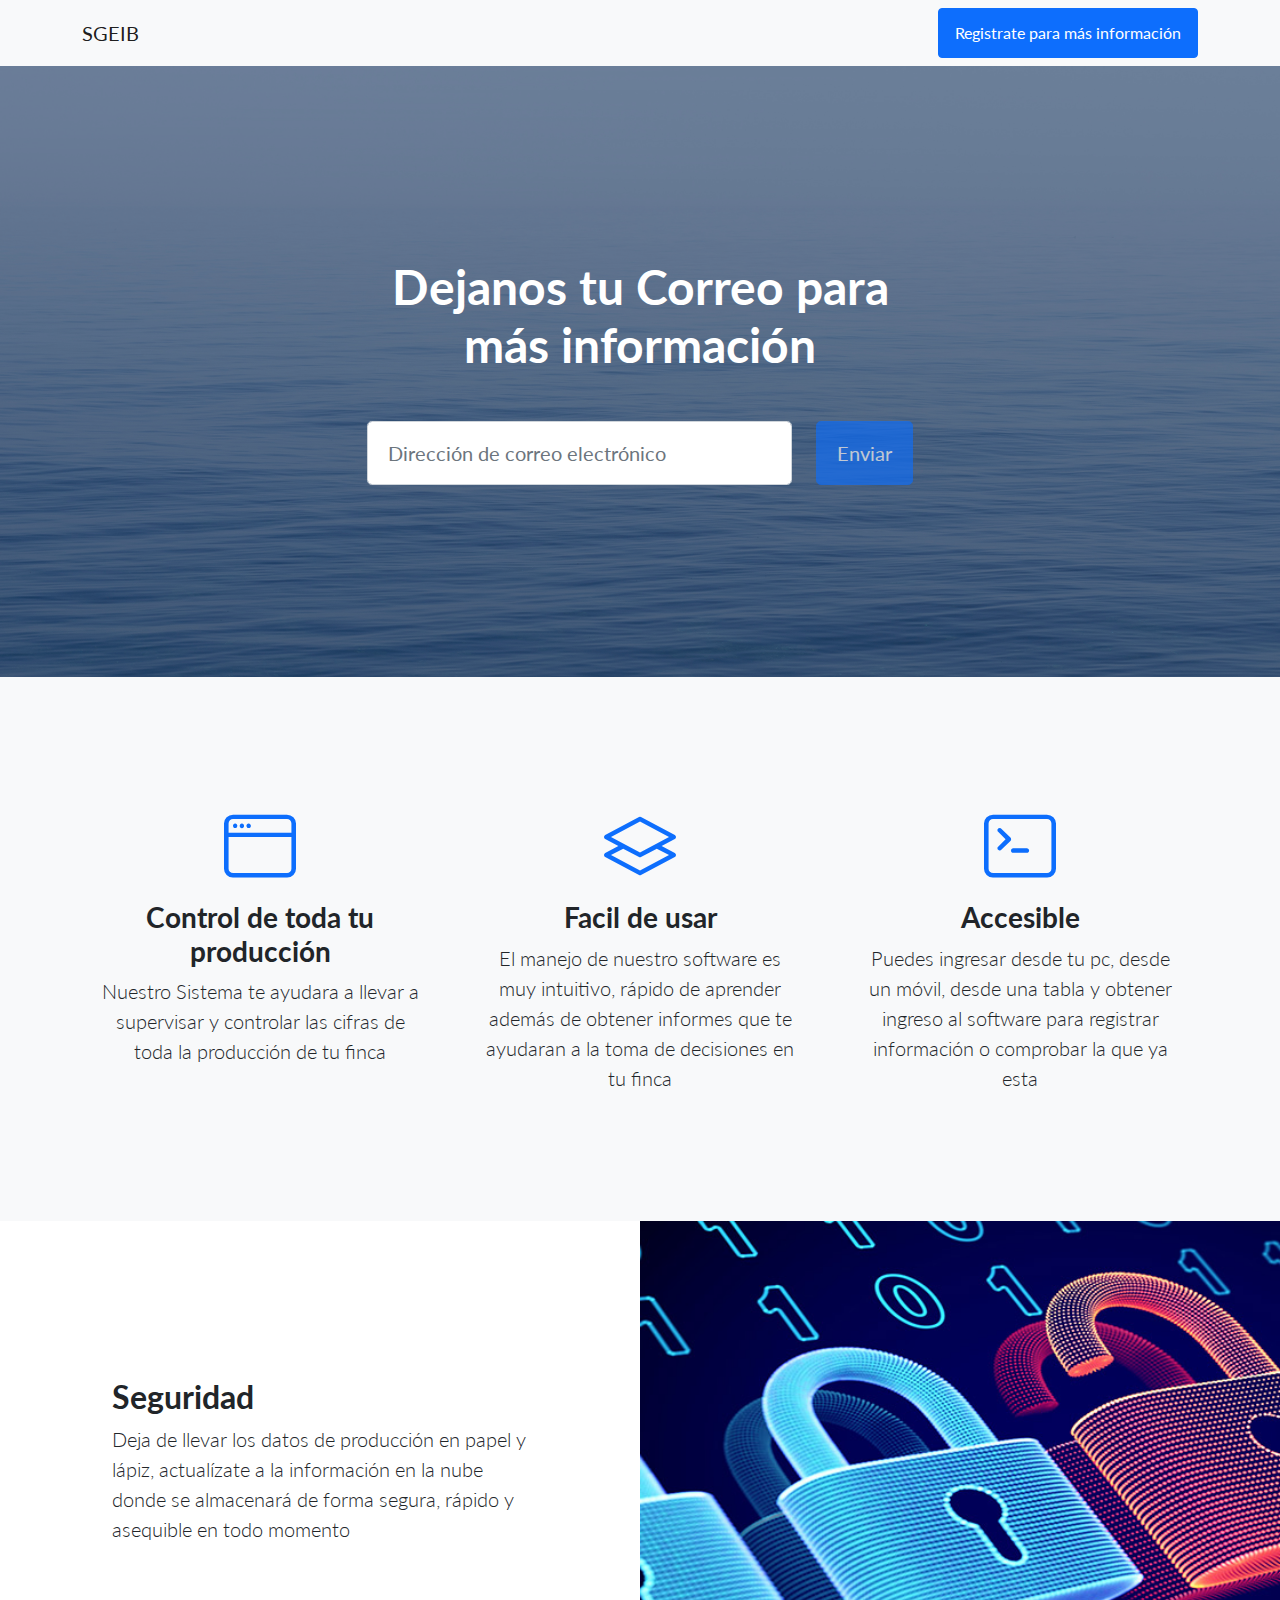
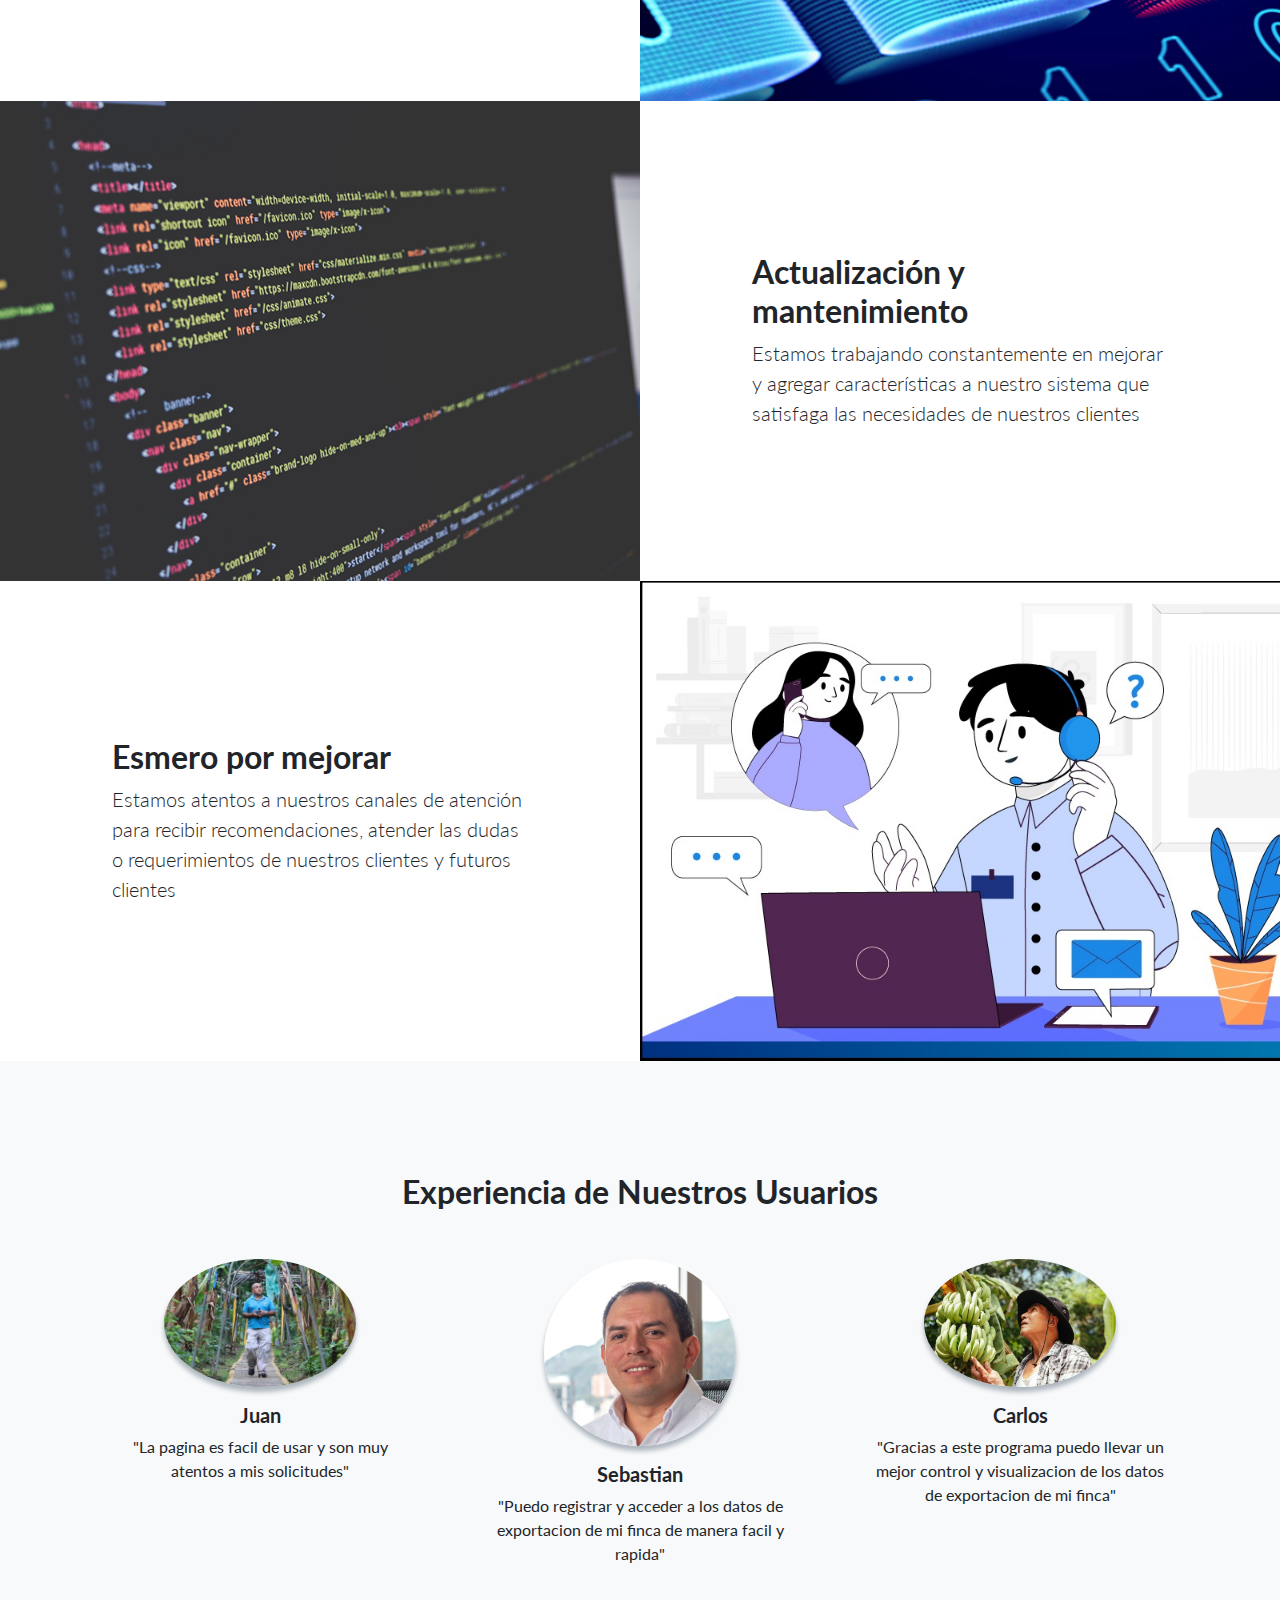
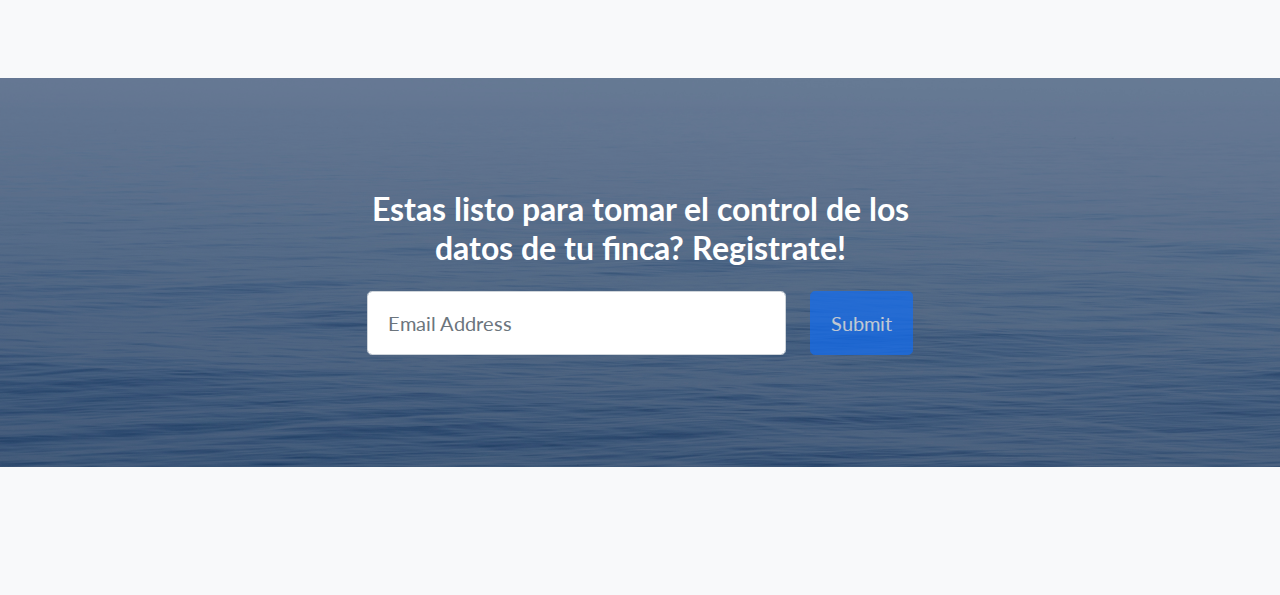
<file: index.html>
<!DOCTYPE html>
<html lang="es">

<head>
    <meta charset="utf-8" />
    <meta name="viewport" content="width=device-width, initial-scale=1, shrink-to-fit=no" />
    <meta name="description" content="" />
    <meta name="author" content="" />
    <title>Sistema de Gestion</title>
    <!-- Favicon-->
    <link rel="icon" type="image/x-icon" href="assets/favicon.ico" />
    <!-- Bootstrap icons-->
    <link href="https://cdn.jsdelivr.net/npm/bootstrap-icons@1.5.0/font/bootstrap-icons.css" rel="stylesheet" type="text/css" />
    <!-- Google fonts-->
    <link href="https://fonts.googleapis.com/css?family=Lato:300,400,700,300italic,400italic,700italic" rel="stylesheet" type="text/css" />
    <!-- Core theme CSS (includes Bootstrap)-->
    <link href="css/styles.css" rel="stylesheet" />
</head>

<body>
    <!-- Navigation-->
    <nav class="navbar navbar-light bg-light static-top">
        <div class="container">
            <a class="navbar-brand" href="#!">SGEIB</a>
            <a class="btn btn-primary" href="inicio.php">Registrate para más información</a>
        </div>
    </nav>
    <!-- Masthead-->
    <header class="masthead">
        <div class="container position-relative">
            <div class="row justify-content-center">
                <div class="col-xl-6">
                    <div class="text-center text-white">
                        <!-- Page heading-->
                        <h1 class="mb-5">Dejanos tu Correo para más información</h1>
                        <!-- Signup form-->
                        <!-- * * * * * * * * * * * * * * *-->
                        <!-- * * SB Forms Contact Form * *-->
                        <!-- * * * * * * * * * * * * * * *-->
                        <!-- This form is pre-integrated with SB Forms.-->
                        <!-- To make this form functional, sign up at-->
                        <!-- https://startbootstrap.com/solution/contact-forms-->
                        <!-- to get an API token!-->
                        <form class="form-subscribe" id="contactForm" data-sb-form-api-token="API_TOKEN">
                            <!-- Email address input-->
                            <div class="row">
                                <div class="col">
                                    <input class="form-control form-control-lg" id="emailAddress" type="email" placeholder="Dirección de correo electrónico" data-sb-validations="required,email" />
                                    <div class="invalid-feedback text-white" data-sb-feedback="emailAddress:required">Email Address is required.</div>
                                    <div class="invalid-feedback text-white" data-sb-feedback="emailAddress:email">Email Address Email is not valid.</div>
                                </div>
                                <div class="col-auto"><button class="btn btn-primary btn-lg disabled" id="submitButton" type="submit">Enviar</button></div>
                            </div>
                            <!-- Submit success message-->
                            <!---->
                            <!-- This is what your users will see when the form-->
                            <!-- has successfully submitted-->
                            <div class="d-none" id="submitSuccessMessage">
                                <div class="text-center mb-3">
                                    <div class="fw-bolder">Form submission successful!</div>
                                    <p>To activate this form, sign up at</p>
                                    <a class="text-white" href="https://startbootstrap.com/solution/contact-forms">https://startbootstrap.com/solution/contact-forms</a>
                                </div>
                            </div>
                            <!-- Submit error message-->
                            <!---->
                            <!-- This is what your users will see when there is-->
                            <!-- an error submitting the form-->
                            <div class="d-none" id="submitErrorMessage">
                                <div class="text-center text-danger mb-3">Error sending message!</div>
                            </div>
                        </form>
                    </div>
                </div>
            </div>
        </div>
    </header>
    <!-- Icons Grid-->
    <section class="features-icons bg-light text-center">
        <div class="container">
            <div class="row">
                <div class="col-lg-4">
                    <div class="features-icons-item mx-auto mb-5 mb-lg-0 mb-lg-3">
                        <div class="features-icons-icon d-flex"><i class="bi-window m-auto text-primary"></i></div>
                        <h3>Control de toda tu producción</h3>
                        <p class="lead mb-0">Nuestro Sistema te ayudara a llevar a supervisar y controlar las cifras de toda la producción de tu finca</p>
                    </div>
                </div>
                <div class="col-lg-4">
                    <div class="features-icons-item mx-auto mb-5 mb-lg-0 mb-lg-3">
                        <div class="features-icons-icon d-flex"><i class="bi-layers m-auto text-primary"></i></div>
                        <h3>Facil de usar</h3>
                        <p class="lead mb-0">El manejo de nuestro software es muy intuitivo, rápido de aprender además de obtener informes que te ayudaran a la toma de decisiones en tu finca </p>
                    </div>
                </div>
                <div class="col-lg-4">
                    <div class="features-icons-item mx-auto mb-0 mb-lg-3">
                        <div class="features-icons-icon d-flex"><i class="bi-terminal m-auto text-primary"></i></div>
                        <h3>Accesible</h3>
                        <p class="lead mb-0">Puedes ingresar desde tu pc, desde un móvil, desde una tabla y obtener ingreso al software para registrar información o comprobar la que ya esta</p>
                    </div>
                </div>
            </div>
        </div>
    </section>
    <!-- Image Showcases-->
    <section class="showcase">
        <div class="container-fluid p-0">
            <div class="row g-0">
                <div class="col-lg-6 order-lg-2 text-white showcase-img" style="background-image: url('assets/img/Seguridad.jpg')"></div>
                <div class="col-lg-6 order-lg-1 my-auto showcase-text">
                    <h2>Seguridad</h2>
                    <p class="lead mb-0">Deja de llevar los datos de producción en papel y lápiz, actualízate a la información en la nube donde se almacenará de forma segura, rápido y asequible en todo momento</p>
                </div>
            </div>
            <div class="row g-0">
                <div class="col-lg-6 text-white showcase-img" style="background-image: url('assets/img/bg-showcase-2.jpg')"></div>
                <div class="col-lg-6 my-auto showcase-text">
                    <h2>Actualización y mantenimiento</h2>
                    <p class="lead mb-0">Estamos trabajando constantemente en mejorar y agregar características a nuestro sistema que satisfaga las necesidades de nuestros clientes</p>
                </div>
            </div>
            <div class="row g-0">
                <div class="col-lg-6 order-lg-2 text-white showcase-img" style="background-image: url('assets/img/Atencion.jpg')"></div>
                <div class="col-lg-6 order-lg-1 my-auto showcase-text">
                    <h2>Esmero por mejorar</h2>
                    <p class="lead mb-0">Estamos atentos a nuestros canales de atención para recibir recomendaciones, atender las dudas o requerimientos de nuestros clientes y futuros clientes</p>
                </div>
            </div>
        </div>
    </section>
    <!-- Testimonials-->
    <section class="testimonials text-center bg-light">
        <div class="container">
            <h2 class="mb-5">Experiencia de Nuestros Usuarios</h2>
            <div class="row">
                <div class="col-lg-4">
                    <div class="testimonial-item mx-auto mb-5 mb-lg-0">
                        <img class="img-fluid rounded-circle mb-3" src="assets/img/Testimonio-1.jpg" alt="..." />
                        <h5>Juan</h5>
                        <p class="font-weight-light mb-0">"La pagina es facil de usar y son muy atentos a mis solicitudes"</p>
                    </div>
                </div>
                <div class="col-lg-4">
                    <div class="testimonial-item mx-auto mb-5 mb-lg-0">
                        <img class="img-fluid rounded-circle mb-3" src="assets/img/Testimonio-2.jpg" alt="..." />
                        <h5>Sebastian</h5>
                        <p class="font-weight-light mb-0">"Puedo registrar y acceder a los datos de exportacion de mi finca de manera facil y rapida"</p>
                    </div>
                </div>
                <div class="col-lg-4">
                    <div class="testimonial-item mx-auto mb-5 mb-lg-0">
                        <img class="img-fluid rounded-circle mb-3" src="assets/img/Testimonio-3.jpg" alt="..." />
                        <h5>Carlos</h5>
                        <p class="font-weight-light mb-0">"Gracias a este programa puedo llevar un mejor control y visualizacion de los datos de exportacion de mi finca"</p>
                    </div>
                </div>
            </div>
        </div>
    </section>
    <!-- Call to Action-->
    <section class="call-to-action text-white text-center" id="signup">
        <div class="container position-relative">
            <div class="row justify-content-center">
                <div class="col-xl-6">
                    <h2 class="mb-4">Estas listo para tomar el control de los datos de tu finca? Registrate!</h2>
                    <!-- Signup form-->
                    <!-- * * * * * * * * * * * * * * *-->
                    <!-- * * SB Forms Contact Form * *-->
                    <!-- * * * * * * * * * * * * * * *-->
                    <!-- This form is pre-integrated with SB Forms.-->
                    <!-- To make this form functional, sign up at-->
                    <!-- https://startbootstrap.com/solution/contact-forms-->
                    <!-- to get an API token!-->
                    <form class="form-subscribe" id="contactFormFooter" data-sb-form-api-token="API_TOKEN">
                        <!-- Email address input-->
                        <div class="row">
                            <div class="col">
                                <input class="form-control form-control-lg" id="emailAddressBelow" type="email" placeholder="Email Address" data-sb-validations="required,email" />
                                <div class="invalid-feedback text-white" data-sb-feedback="emailAddressBelow:required">Email Address is required.</div>
                                <div class="invalid-feedback text-white" data-sb-feedback="emailAddressBelow:email">Email Address Email is not valid.</div>
                            </div>
                            <div class="col-auto"><button class="btn btn-primary btn-lg disabled" id="submitButton" type="submit">Submit</button></div>
                        </div>
                        <!-- Submit success message-->
                        <!---->
                        <!-- This is what your users will see when the form-->
                        <!-- has successfully submitted-->
                        <div class="d-none" id="submitSuccessMessage">
                            <div class="text-center mb-3">
                                <div class="fw-bolder">Form submission successful!</div>
                                <p>To activate this form, sign up at</p>
                                <a class="text-white" href="https://startbootstrap.com/solution/contact-forms">https://startbootstrap.com/solution/contact-forms</a>
                            </div>
                        </div>
                        <!-- Submit error message-->
                        <!---->
                        <!-- This is what your users will see when there is-->
                        <!-- an error submitting the form-->
                        <div class="d-none" id="submitErrorMessage">
                            <div class="text-center text-danger mb-3">Error sending message!</div>
                        </div>
                    </form>
                </div>
            </div>
        </div>
    </section>
    <!-- Footer-->
    <footer class="footer bg-light">
        <div class="container">
            </div>
        </div>
    </footer>
    <!-- Bootstrap core JS-->
    <script src="https://cdn.jsdelivr.net/npm/bootstrap@5.1.3/dist/js/bootstrap.bundle.min.js"></script>
    <!-- Core theme JS-->
    <script src="js/scripts.js"></script>
    <!-- * * * * * * * * * * * * * * * * * * * * * * * * * * * * * * * * * * * * * * * *-->
    <!-- * *                               SB Forms JS                               * *-->
    <!-- * * Activate your form at https://startbootstrap.com/solution/contact-forms * *-->
    <!-- * * * * * * * * * * * * * * * * * * * * * * * * * * * * * * * * * * * * * * * *-->
    <script src="https://cdn.startbootstrap.com/sb-forms-latest.js"></script>
</body>

</html>
</file>
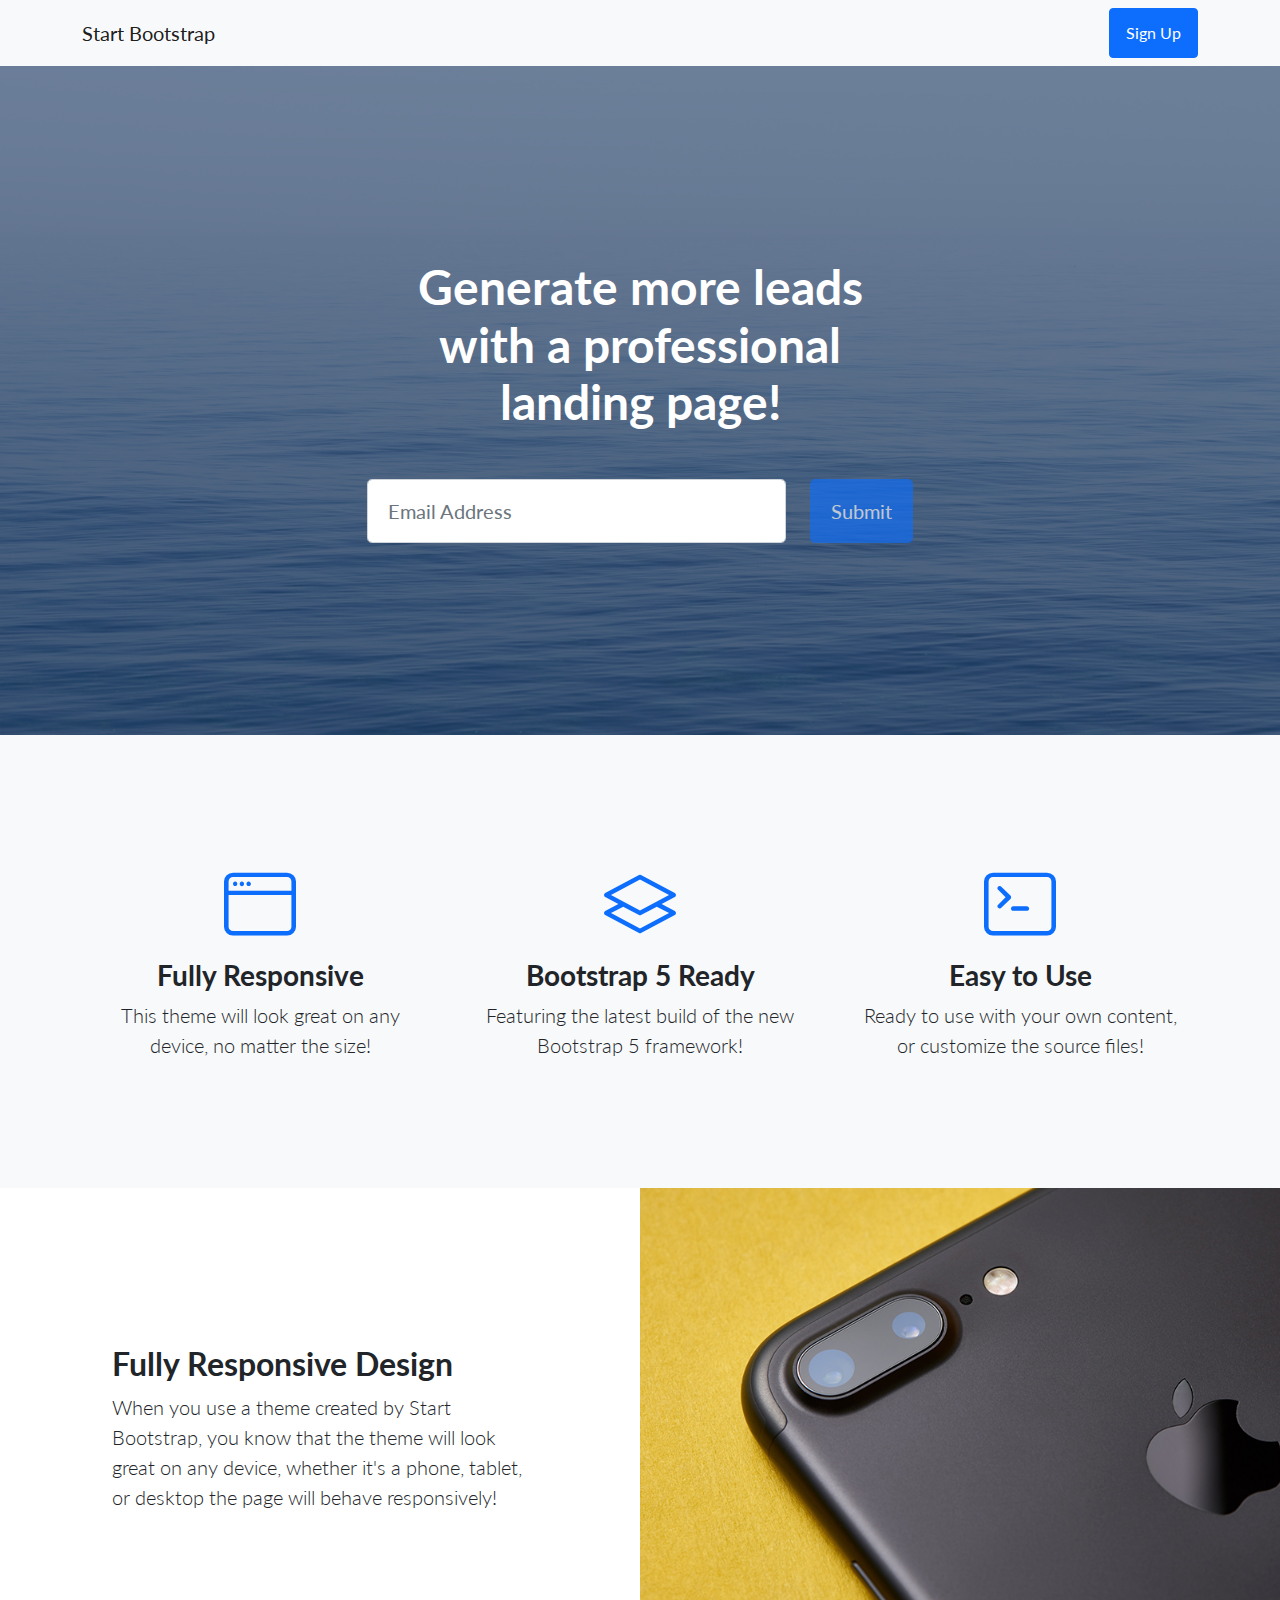
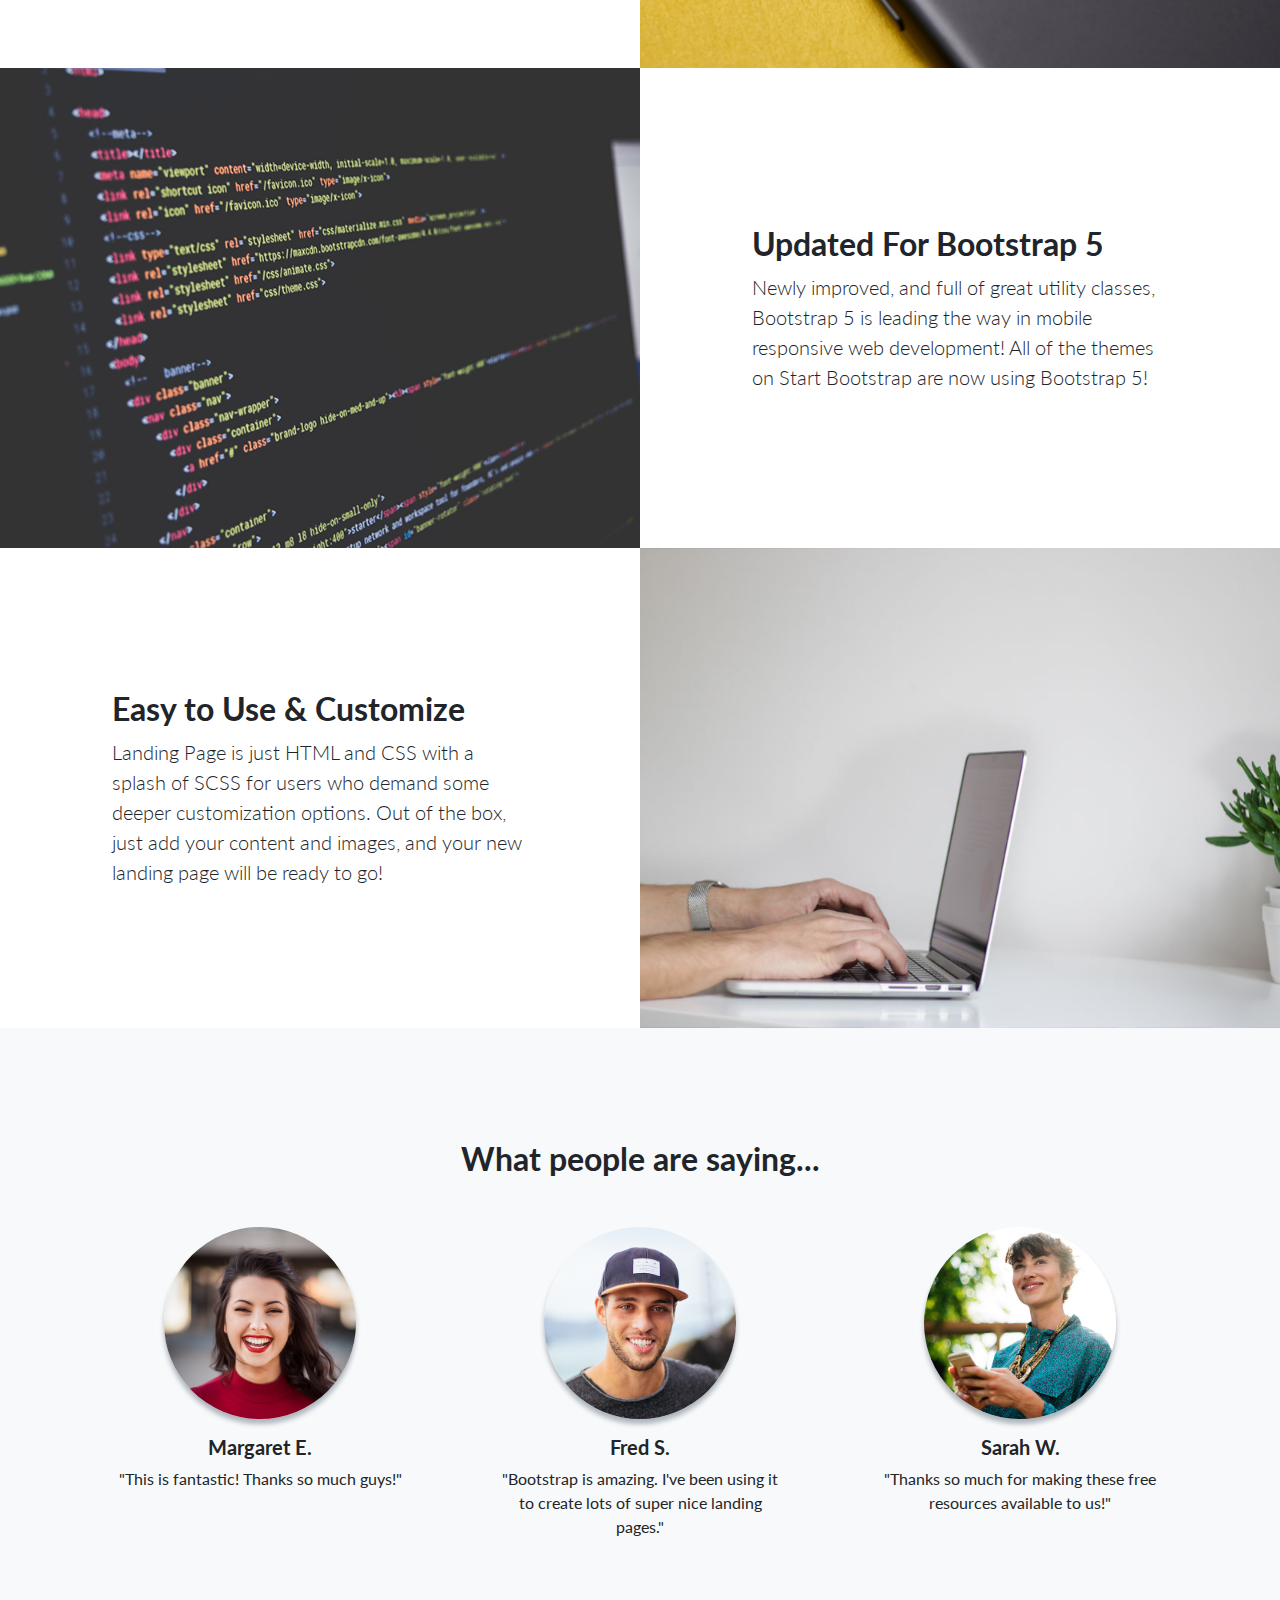
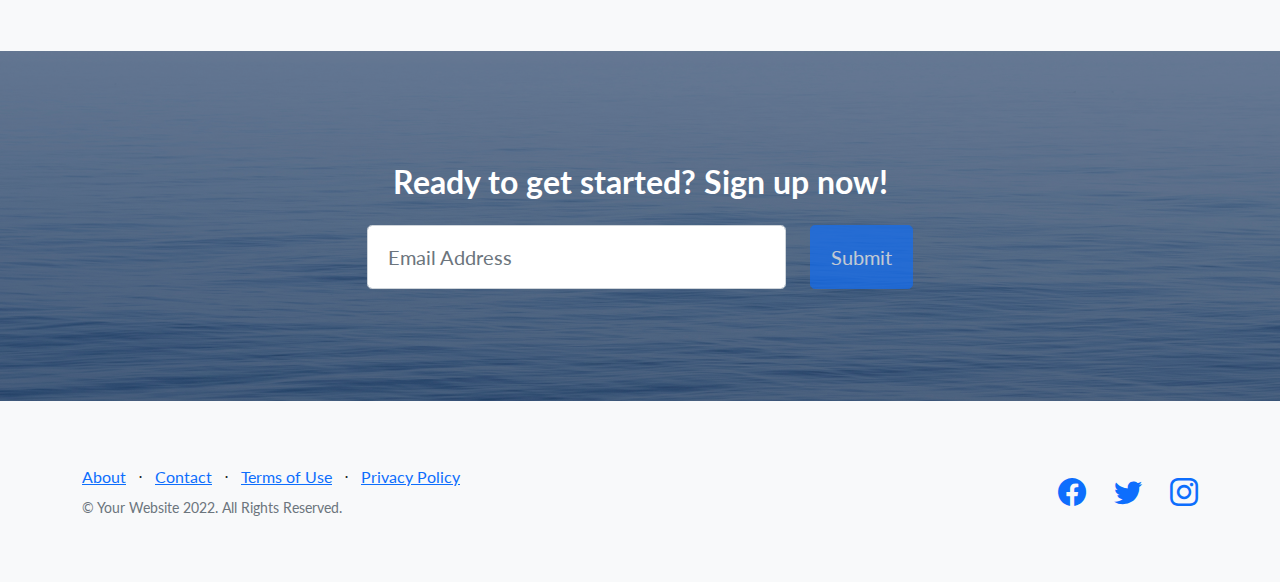
<file: startbootstrap-landing-page-gh-pages/index.html>
<!DOCTYPE html>
<html lang="en">
    <head>
        <meta charset="utf-8" />
        <meta name="viewport" content="width=device-width, initial-scale=1, shrink-to-fit=no" />
        <meta name="description" content="" />
        <meta name="author" content="" />
        <title>Landing Page - Start Bootstrap Theme</title>
        <!-- Favicon-->
        <link rel="icon" type="image/x-icon" href="assets/favicon.ico" />
        <!-- Bootstrap icons-->
        <link href="https://cdn.jsdelivr.net/npm/bootstrap-icons@1.5.0/font/bootstrap-icons.css" rel="stylesheet" type="text/css" />
        <!-- Google fonts-->
        <link href="https://fonts.googleapis.com/css?family=Lato:300,400,700,300italic,400italic,700italic" rel="stylesheet" type="text/css" />
        <!-- Core theme CSS (includes Bootstrap)-->
        <link href="css/styles.css" rel="stylesheet" />
    </head>
    <body>
        <!-- Navigation-->
        <nav class="navbar navbar-light bg-light static-top">
            <div class="container">
                <a class="navbar-brand" href="#!">Start Bootstrap</a>
                <a class="btn btn-primary" href="#signup">Sign Up</a>
            </div>
        </nav>
        <!-- Masthead-->
        <header class="masthead">
            <div class="container position-relative">
                <div class="row justify-content-center">
                    <div class="col-xl-6">
                        <div class="text-center text-white">
                            <!-- Page heading-->
                            <h1 class="mb-5">Generate more leads with a professional landing page!</h1>
                            <!-- Signup form-->
                            <!-- * * * * * * * * * * * * * * *-->
                            <!-- * * SB Forms Contact Form * *-->
                            <!-- * * * * * * * * * * * * * * *-->
                            <!-- This form is pre-integrated with SB Forms.-->
                            <!-- To make this form functional, sign up at-->
                            <!-- https://startbootstrap.com/solution/contact-forms-->
                            <!-- to get an API token!-->
                            <form class="form-subscribe" id="contactForm" data-sb-form-api-token="API_TOKEN">
                                <!-- Email address input-->
                                <div class="row">
                                    <div class="col">
                                        <input class="form-control form-control-lg" id="emailAddress" type="email" placeholder="Email Address" data-sb-validations="required,email" />
                                        <div class="invalid-feedback text-white" data-sb-feedback="emailAddress:required">Email Address is required.</div>
                                        <div class="invalid-feedback text-white" data-sb-feedback="emailAddress:email">Email Address Email is not valid.</div>
                                    </div>
                                    <div class="col-auto"><button class="btn btn-primary btn-lg disabled" id="submitButton" type="submit">Submit</button></div>
                                </div>
                                <!-- Submit success message-->
                                <!---->
                                <!-- This is what your users will see when the form-->
                                <!-- has successfully submitted-->
                                <div class="d-none" id="submitSuccessMessage">
                                    <div class="text-center mb-3">
                                        <div class="fw-bolder">Form submission successful!</div>
                                        <p>To activate this form, sign up at</p>
                                        <a class="text-white" href="https://startbootstrap.com/solution/contact-forms">https://startbootstrap.com/solution/contact-forms</a>
                                    </div>
                                </div>
                                <!-- Submit error message-->
                                <!---->
                                <!-- This is what your users will see when there is-->
                                <!-- an error submitting the form-->
                                <div class="d-none" id="submitErrorMessage"><div class="text-center text-danger mb-3">Error sending message!</div></div>
                            </form>
                        </div>
                    </div>
                </div>
            </div>
        </header>
        <!-- Icons Grid-->
        <section class="features-icons bg-light text-center">
            <div class="container">
                <div class="row">
                    <div class="col-lg-4">
                        <div class="features-icons-item mx-auto mb-5 mb-lg-0 mb-lg-3">
                            <div class="features-icons-icon d-flex"><i class="bi-window m-auto text-primary"></i></div>
                            <h3>Fully Responsive</h3>
                            <p class="lead mb-0">This theme will look great on any device, no matter the size!</p>
                        </div>
                    </div>
                    <div class="col-lg-4">
                        <div class="features-icons-item mx-auto mb-5 mb-lg-0 mb-lg-3">
                            <div class="features-icons-icon d-flex"><i class="bi-layers m-auto text-primary"></i></div>
                            <h3>Bootstrap 5 Ready</h3>
                            <p class="lead mb-0">Featuring the latest build of the new Bootstrap 5 framework!</p>
                        </div>
                    </div>
                    <div class="col-lg-4">
                        <div class="features-icons-item mx-auto mb-0 mb-lg-3">
                            <div class="features-icons-icon d-flex"><i class="bi-terminal m-auto text-primary"></i></div>
                            <h3>Easy to Use</h3>
                            <p class="lead mb-0">Ready to use with your own content, or customize the source files!</p>
                        </div>
                    </div>
                </div>
            </div>
        </section>
        <!-- Image Showcases-->
        <section class="showcase">
            <div class="container-fluid p-0">
                <div class="row g-0">
                    <div class="col-lg-6 order-lg-2 text-white showcase-img" style="background-image: url('assets/img/bg-showcase-1.jpg')"></div>
                    <div class="col-lg-6 order-lg-1 my-auto showcase-text">
                        <h2>Fully Responsive Design</h2>
                        <p class="lead mb-0">When you use a theme created by Start Bootstrap, you know that the theme will look great on any device, whether it's a phone, tablet, or desktop the page will behave responsively!</p>
                    </div>
                </div>
                <div class="row g-0">
                    <div class="col-lg-6 text-white showcase-img" style="background-image: url('assets/img/bg-showcase-2.jpg')"></div>
                    <div class="col-lg-6 my-auto showcase-text">
                        <h2>Updated For Bootstrap 5</h2>
                        <p class="lead mb-0">Newly improved, and full of great utility classes, Bootstrap 5 is leading the way in mobile responsive web development! All of the themes on Start Bootstrap are now using Bootstrap 5!</p>
                    </div>
                </div>
                <div class="row g-0">
                    <div class="col-lg-6 order-lg-2 text-white showcase-img" style="background-image: url('assets/img/bg-showcase-3.jpg')"></div>
                    <div class="col-lg-6 order-lg-1 my-auto showcase-text">
                        <h2>Easy to Use & Customize</h2>
                        <p class="lead mb-0">Landing Page is just HTML and CSS with a splash of SCSS for users who demand some deeper customization options. Out of the box, just add your content and images, and your new landing page will be ready to go!</p>
                    </div>
                </div>
            </div>
        </section>
        <!-- Testimonials-->
        <section class="testimonials text-center bg-light">
            <div class="container">
                <h2 class="mb-5">What people are saying...</h2>
                <div class="row">
                    <div class="col-lg-4">
                        <div class="testimonial-item mx-auto mb-5 mb-lg-0">
                            <img class="img-fluid rounded-circle mb-3" src="assets/img/testimonials-1.jpg" alt="..." />
                            <h5>Margaret E.</h5>
                            <p class="font-weight-light mb-0">"This is fantastic! Thanks so much guys!"</p>
                        </div>
                    </div>
                    <div class="col-lg-4">
                        <div class="testimonial-item mx-auto mb-5 mb-lg-0">
                            <img class="img-fluid rounded-circle mb-3" src="assets/img/testimonials-2.jpg" alt="..." />
                            <h5>Fred S.</h5>
                            <p class="font-weight-light mb-0">"Bootstrap is amazing. I've been using it to create lots of super nice landing pages."</p>
                        </div>
                    </div>
                    <div class="col-lg-4">
                        <div class="testimonial-item mx-auto mb-5 mb-lg-0">
                            <img class="img-fluid rounded-circle mb-3" src="assets/img/testimonials-3.jpg" alt="..." />
                            <h5>Sarah W.</h5>
                            <p class="font-weight-light mb-0">"Thanks so much for making these free resources available to us!"</p>
                        </div>
                    </div>
                </div>
            </div>
        </section>
        <!-- Call to Action-->
        <section class="call-to-action text-white text-center" id="signup">
            <div class="container position-relative">
                <div class="row justify-content-center">
                    <div class="col-xl-6">
                        <h2 class="mb-4">Ready to get started? Sign up now!</h2>
                        <!-- Signup form-->
                        <!-- * * * * * * * * * * * * * * *-->
                        <!-- * * SB Forms Contact Form * *-->
                        <!-- * * * * * * * * * * * * * * *-->
                        <!-- This form is pre-integrated with SB Forms.-->
                        <!-- To make this form functional, sign up at-->
                        <!-- https://startbootstrap.com/solution/contact-forms-->
                        <!-- to get an API token!-->
                        <form class="form-subscribe" id="contactFormFooter" data-sb-form-api-token="API_TOKEN">
                            <!-- Email address input-->
                            <div class="row">
                                <div class="col">
                                    <input class="form-control form-control-lg" id="emailAddressBelow" type="email" placeholder="Email Address" data-sb-validations="required,email" />
                                    <div class="invalid-feedback text-white" data-sb-feedback="emailAddressBelow:required">Email Address is required.</div>
                                    <div class="invalid-feedback text-white" data-sb-feedback="emailAddressBelow:email">Email Address Email is not valid.</div>
                                </div>
                                <div class="col-auto"><button class="btn btn-primary btn-lg disabled" id="submitButton" type="submit">Submit</button></div>
                            </div>
                            <!-- Submit success message-->
                            <!---->
                            <!-- This is what your users will see when the form-->
                            <!-- has successfully submitted-->
                            <div class="d-none" id="submitSuccessMessage">
                                <div class="text-center mb-3">
                                    <div class="fw-bolder">Form submission successful!</div>
                                    <p>To activate this form, sign up at</p>
                                    <a class="text-white" href="https://startbootstrap.com/solution/contact-forms">https://startbootstrap.com/solution/contact-forms</a>
                                </div>
                            </div>
                            <!-- Submit error message-->
                            <!---->
                            <!-- This is what your users will see when there is-->
                            <!-- an error submitting the form-->
                            <div class="d-none" id="submitErrorMessage"><div class="text-center text-danger mb-3">Error sending message!</div></div>
                        </form>
                    </div>
                </div>
            </div>
        </section>
        <!-- Footer-->
        <footer class="footer bg-light">
            <div class="container">
                <div class="row">
                    <div class="col-lg-6 h-100 text-center text-lg-start my-auto">
                        <ul class="list-inline mb-2">
                            <li class="list-inline-item"><a href="#!">About</a></li>
                            <li class="list-inline-item">⋅</li>
                            <li class="list-inline-item"><a href="#!">Contact</a></li>
                            <li class="list-inline-item">⋅</li>
                            <li class="list-inline-item"><a href="#!">Terms of Use</a></li>
                            <li class="list-inline-item">⋅</li>
                            <li class="list-inline-item"><a href="#!">Privacy Policy</a></li>
                        </ul>
                        <p class="text-muted small mb-4 mb-lg-0">&copy; Your Website 2022. All Rights Reserved.</p>
                    </div>
                    <div class="col-lg-6 h-100 text-center text-lg-end my-auto">
                        <ul class="list-inline mb-0">
                            <li class="list-inline-item me-4">
                                <a href="#!"><i class="bi-facebook fs-3"></i></a>
                            </li>
                            <li class="list-inline-item me-4">
                                <a href="#!"><i class="bi-twitter fs-3"></i></a>
                            </li>
                            <li class="list-inline-item">
                                <a href="#!"><i class="bi-instagram fs-3"></i></a>
                            </li>
                        </ul>
                    </div>
                </div>
            </div>
        </footer>
        <!-- Bootstrap core JS-->
        <script src="https://cdn.jsdelivr.net/npm/bootstrap@5.1.3/dist/js/bootstrap.bundle.min.js"></script>
        <!-- Core theme JS-->
        <script src="js/scripts.js"></script>
        <!-- * * * * * * * * * * * * * * * * * * * * * * * * * * * * * * * * * * * * * * * *-->
        <!-- * *                               SB Forms JS                               * *-->
        <!-- * * Activate your form at https://startbootstrap.com/solution/contact-forms * *-->
        <!-- * * * * * * * * * * * * * * * * * * * * * * * * * * * * * * * * * * * * * * * *-->
        <script src="https://cdn.startbootstrap.com/sb-forms-latest.js"></script>
    </body>
</html>
</file>
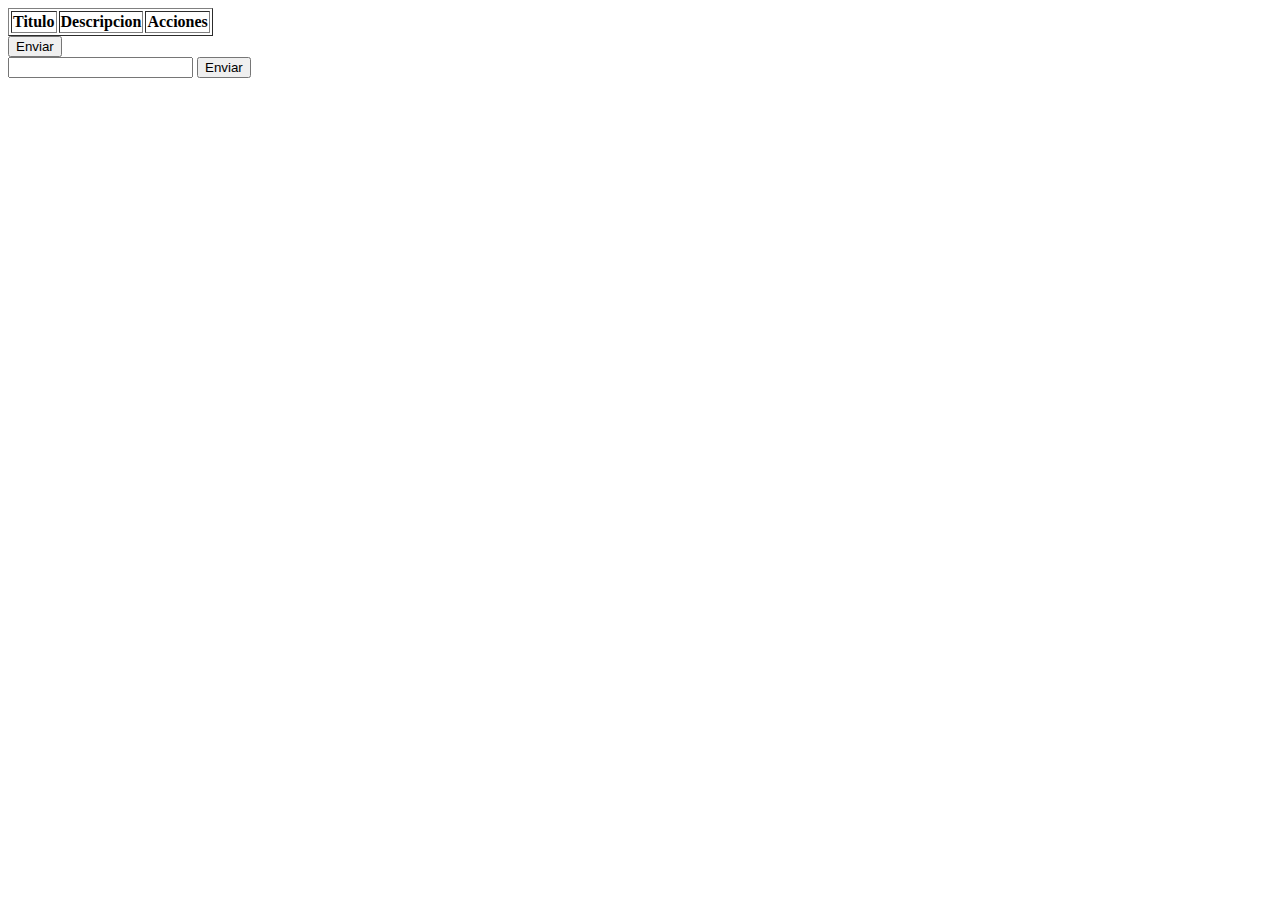
<file: ajax.html>
<!DOCTYPE html>
<html lang="es">

<head>
    <meta charset="UTF-8">
    <meta name="viewport" content="width=device-width, initial-scale=1.0">
    <meta http-equiv="X-UA-Compatible" content="ie=edge">
    <title>Document</title>
</head>

<body>
    <table class="table table-bordered" border="1">
        <thead>
            <tr>
                <th>Titulo</th>
                <th>Descripcion</th>
                <th>Acciones</th>
            </tr>
        </thead>
        <tbody class="data">

        </tbody>
    </table>
    <button class="btnEnviar">Enviar</button>
    <form action="" method="post" id="form1">
        <input type="text" name="Nombre">
        <button type="submit">Enviar</button>
    </form>
    <script src="lib/jquery-3.3.1.min.js"></script>
    <script src="ajax.js"></script>
</body>

</html>
</file>
